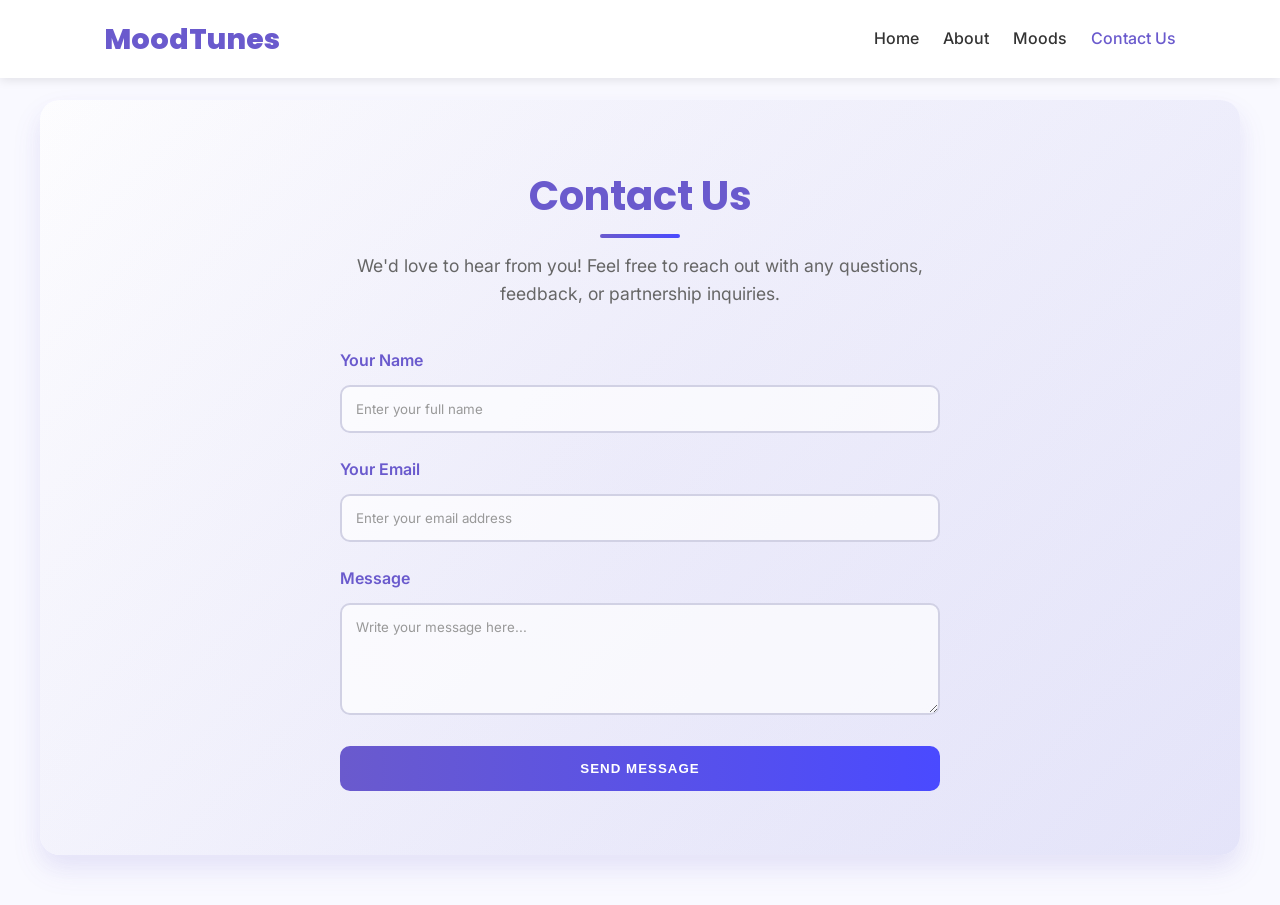
<file: contact-us.html>
<!DOCTYPE html>
<html lang="en">
<head>
    <meta charset="UTF-8">
    <meta name="viewport" content="width=device-width, initial-scale=1.0">
    <title>MoodTunes - Contact Us</title>
    <link href="https://fonts.googleapis.com/css2?family=Inter:wght@300;400;600;700&family=Poppins:wght@400;600;800&display=swap" rel="stylesheet">
    <style>
        :root {
            --primary-color: #6A5ACD;
            --secondary-color: #4A4AFF;
            --text-color: #333;
            --background-color: #F9F9FF;
            --white: #FFFFFF;
            --light-purple: #E6E6FA;
            --input-border: #D1D1E4;
        }

        * {
            margin: 0;
            padding: 0;
            box-sizing: border-box;
        }

        body {
            font-family: 'Inter', sans-serif;
            line-height: 1.6;
            color: var(--text-color);
            background-color: var(--background-color);
        }

        header {
            background-color: var(--white);
            box-shadow: 0 2px 10px rgba(0,0,0,0.1);
            position: fixed;
            width: 100%;
            top: 0;
            z-index: 1000;
        }

        nav {
            display: flex;
            justify-content: space-between;
            align-items: center;
            padding: 1rem 5%;
            max-width: 1200px;
            margin: 0 auto;
        }

        .logo h1 {
            font-family: 'Poppins', sans-serif;
            color: var(--primary-color);
            font-size: 1.8rem;
            font-weight: 800;
        }

        .nav-links {
            display: flex;
            list-style: none;
        }

        .nav-links li {
            margin-left: 1.5rem;
        }

        .nav-links a {
            text-decoration: none;
            color: var(--text-color);
            font-weight: 500;
            transition: color 0.3s ease;
        }

        .nav-links a:hover, .nav-links a.active {
            color: var(--primary-color);
        }

         /* Burger Menu */
        .burger {
            display: none;
            cursor: pointer;
            flex-direction: column;
        }

        .burger div {
            width: 25px;
            height: 3px;
            background-color: var(--text-color);
            margin: 4px;
            transition: all 0.3s ease;
        }


        /* Main Content */
        main {
            padding-top: 100px;
            max-width: 1200px;
            margin: 0 auto;
            padding-bottom: 50px;
        }

        /* Contact Section Premium Styling */
        #contact-section {
            background: linear-gradient(135deg, var(--white) 0%, var(--light-purple) 100%);
            border-radius: 20px;
            box-shadow: 
                0 15px 30px rgba(106, 90, 205, 0.1), 
                0 10px 20px rgba(106, 90, 205, 0.05);
            padding: 4rem 3rem;
            position: relative;
            overflow: hidden;
        }

        #contact-section::before {
            content: '';
            position: absolute;
            top: -50%;
            left: -50%;
            width: 200%;
            height: 200%;
            background: radial-gradient(circle at center, rgba(106, 90, 205, 0.05) 0%, transparent 70%);
            z-index: 1;
        }

        .contact-container {
            position: relative;
            z-index: 2;
            max-width: 600px;
            margin: 0 auto;
        }

        #contact-section h2 {
            text-align: center;
            color: var(--primary-color);
            margin-bottom: 1.5rem;
            font-family: 'Poppins', sans-serif;
            font-size: 2.5rem;
            position: relative;
        }

        #contact-section h2::after {
            content: '';
            position: absolute;
            bottom: -10px;
            left: 50%;
            transform: translateX(-50%);
            width: 80px;
            height: 4px;
            background: linear-gradient(to right, var(--primary-color), var(--secondary-color));
            border-radius: 2px;
        }

        #contact-section p {
            text-align: center;
            color: #666;
            margin-bottom: 2.5rem;
            font-size: 1.1rem;
        }

        .form-group {
            margin-bottom: 1.5rem;
            position: relative;
        }

        .form-group label {
            display: block;
            margin-bottom: 0.7rem;
            font-weight: 600;
            color: var(--primary-color);
            transition: all 0.3s ease;
        }

        .form-group input,
        .form-group textarea {
            width: 100%;
            padding: 14px;
            border: 2px solid var(--input-border);
            border-radius: 10px;
            transition: all 0.3s ease;
            font-family: 'Inter', sans-serif;
            background-color: rgba(255,255,255,0.7);
        }

        .form-group input:focus,
        .form-group textarea:focus {
            outline: none;
            border-color: var(--primary-color);
            box-shadow: 0 0 0 3px rgba(106, 90, 205, 0.1);
        }

        .form-group input::placeholder,
        .form-group textarea::placeholder {
            color: #999;
            transition: all 0.3s ease;
        }

        .form-group input:focus::placeholder,
        .form-group textarea:focus::placeholder {
            opacity: 0;
        }

        .btn {
            width: 100%;
            padding: 15px;
            background: linear-gradient(to right, var(--primary-color), var(--secondary-color));
            color: var(--white);
            border: none;
            border-radius: 10px;
            cursor: pointer;
            font-weight: 600;
            transition: all 0.3s ease;
            letter-spacing: 1px;
            text-transform: uppercase;
        }

        .btn:hover {
            transform: translateY(-3px);
            box-shadow: 0 10px 20px rgba(106, 90, 205, 0.2);
        }

        .btn:active {
            transform: translateY(-1px);
        }

        /* Rest of the CSS remains the same as in the previous version */
        @media screen and (max-width: 768px) {
            /* Mobile styles remain the same */
        }

         @media screen and (max-width: 768px) {
            .nav-links {
                position: fixed;
                right: -100%;
                top: 70px;
                flex-direction: column;
                background-color: var(--white);
                width: 100%;
                text-align: center;
                transition: 0.3s;
                box-shadow: 0 10px 20px rgba(0,0,0,0.1);
                height: calc(100vh - 70px);
                padding-top: 2rem;
                opacity: 0;
                visibility: hidden;
            }

            .nav-links.active {
                right: 0;
                opacity: 1;
                visibility: visible;
            }

            .nav-links li {
                margin: 1rem 0;
                opacity: 0;
                transform: translateX(100%);
                transition: all 0.4s ease;
            }

            .nav-links.active li {
                opacity: 1;
                transform: translateX(0);
            }

            .nav-links li:nth-child(1) { transition-delay: 0.1s; }
            .nav-links li:nth-child(2) { transition-delay: 0.2s; }
            .nav-links li:nth-child(3) { transition-delay: 0.3s; }
            .nav-links li:nth-child(4) { transition-delay: 0.4s; }

            .burger {
                display: flex;
                z-index: 1001;
            }

            .burger.active .line1 {
                transform: rotate(-45deg) translate(-5px, 6px);
            }

            .burger.active .line2 {
                opacity: 0;
            }

            .burger.active .line3 {
                transform: rotate(45deg) translate(-5px, -6px);
            }
        }
    </style>
</head>
<body>
<header>
        <nav>
            <div class="logo">
                <h1>MoodTunes</h1>
            </div>
            <ul class="nav-links">
                <li><a href="index.html">Home</a></li>
                <li><a href="#about">About</a></li>
                <li><a href="#mood-selector">Moods</a></li>
                <li><a href="contact.html" class="active">Contact Us</a></li>
            </ul>
            <div class="burger">
                <div class="line1"></div>
                <div class="line2"></div>
                <div class="line3"></div>
            </div>
        </nav>
    </header>

    <!-- Header and other sections remain the same as in the previous version -->
    <main>
        <section id="contact-section">
            <div class="contact-container">
                <h2>Contact Us</h2>
                <p>We'd love to hear from you! Feel free to reach out with any questions, feedback, or partnership inquiries.</p>
                
                <form id="contact-form">
                    <div class="form-group">
                        <label for="name">Your Name</label>
                        <input type="text" id="name" name="name" placeholder="Enter your full name" required>
                    </div>
                    
                    <div class="form-group">
                        <label for="email">Your Email</label>
                        <input type="email" id="email" name="email" placeholder="Enter your email address" required>
                    </div>
                    
                    <div class="form-group">
                        <label for="message">Message</label>
                        <textarea id="message" name="message" placeholder="Write your message here..." rows="5" required></textarea>
                    </div>
                    
                    <button type="submit" class="btn">Send Message</button>
                </form>
            </div>
        </section>
    </main>

   <script>
        // Burger Menu JavaScript
        const burger = document.querySelector('.burger');
        const navLinks = document.querySelector('.nav-links');

        burger.addEventListener('click', () => {
            navLinks.classList.toggle('active');
            burger.classList.toggle('active');
        });

        // Close menu when a nav link is clicked
        document.querySelectorAll('.nav-links a').forEach(link => {
            link.addEventListener('click', () => {
                navLinks.classList.remove('active');
                burger.classList.remove('active');
            });
        });
    </script>
</body>
</html>
</file>
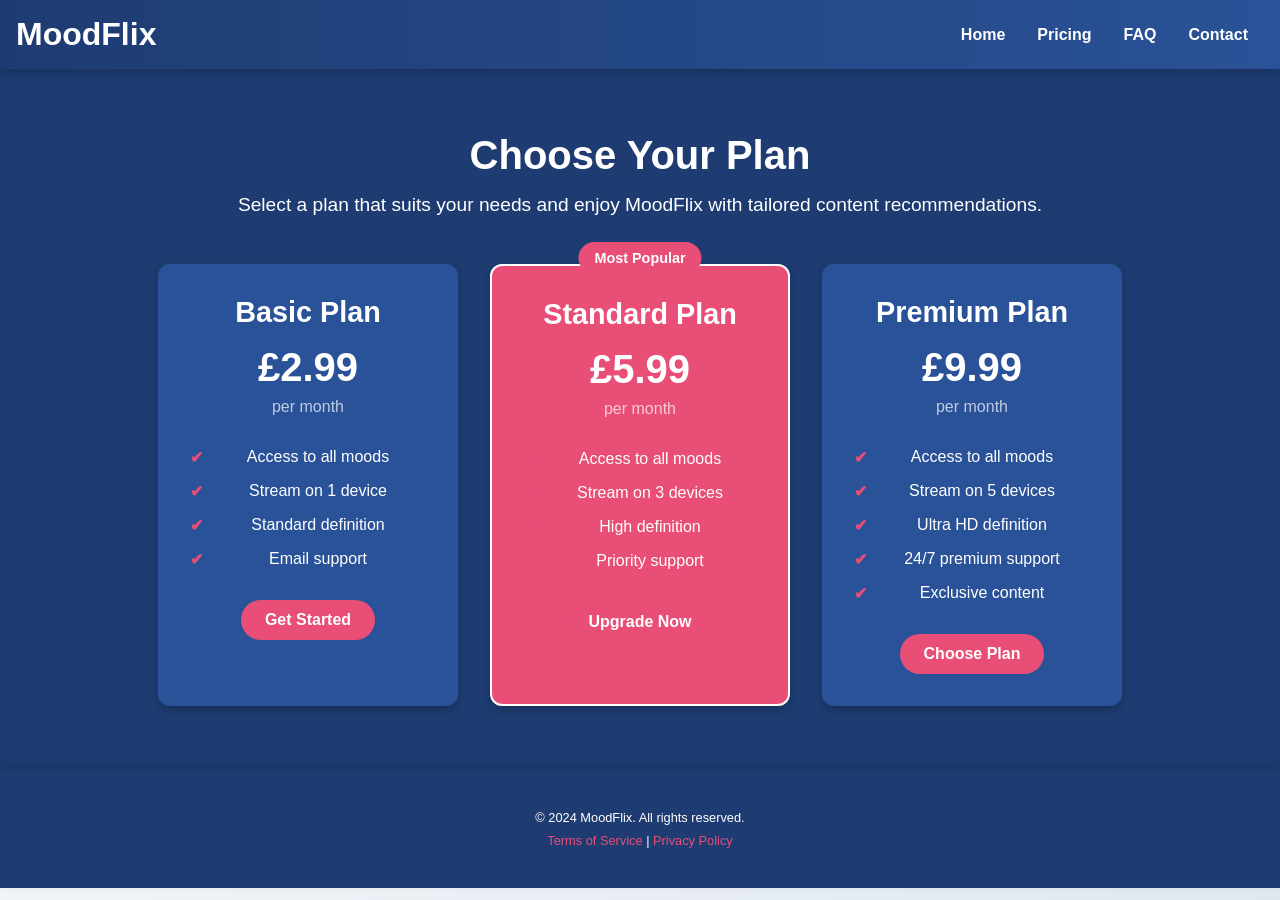
<file: payment.html>
<!DOCTYPE html>
<html lang="en">
<head>
    <meta charset="UTF-8">
    <meta name="viewport" content="width=device-width, initial-scale=1.0">
    <title>Pricing Plans - MoodFlix</title>
    <link rel="stylesheet" href="payment.css">
</head>
<body>
    <header>
        <nav>
            <div class="logo">
              <h1><a href="index.html">MoodFlix</a></h1>
            </div>
            <ul class="nav-links">
                <li><a href="index.html">Home</a></li>
                <li><a href="#pricing">Pricing</a></li>
                <li><a href="#faq">FAQ</a></li>
                <li><a href="#contact">Contact</a></li>
            </ul>
            <div class="burger">
                <div class="line1"></div>
                <div class="line2"></div>
                <div class="line3"></div>
            </div>
        </nav>
    </header>

    <section id="pricing" class="pricing-section">
        <h2>Choose Your Plan</h2>
        <p>Select a plan that suits your needs and enjoy MoodFlix with tailored content recommendations.</p>
        <div class="pricing-cards">
            <div class="pricing-card">
                <h3>Basic Plan</h3>
                <p class="price">£2.99</p>
                <p class="billing-cycle">per month</p>
                <ul class="features">
                    <li>Access to all moods</li>
                    <li>Stream on 1 device</li>
                    <li>Standard definition</li>
                    <li>Email support</li>
                </ul>
                <a href="#" class="btn">Get Started</a>
            </div>

            <div class="pricing-card most-popular">
                <h3>Standard Plan</h3>
                <p class="price">£5.99</p>
                <p class="billing-cycle">per month</p>
                <ul class="features">
                    <li>Access to all moods</li>
                    <li>Stream on 3 devices</li>
                    <li>High definition</li>
                    <li>Priority support</li>
                </ul>
                <a href="#" class="btn">Upgrade Now</a>
            </div>

            <div class="pricing-card">
                <h3>Premium Plan</h3>
                <p class="price">£9.99</p>
                <p class="billing-cycle">per month</p>
                <ul class="features">
                    <li>Access to all moods</li>
                    <li>Stream on 5 devices</li>
                    <li>Ultra HD definition</li>
                    <li>24/7 premium support</li>
                    <li>Exclusive content</li>
                </ul>
                <a href="#" class="btn">Choose Plan</a>
            </div>
        </div>
    </section>

    <footer>
        <div class="footer-content">
            <p>&copy; 2024 MoodFlix. All rights reserved.</p>
            <p><a href="#terms">Terms of Service</a> | <a href="#privacy">Privacy Policy</a></p>
        </div>
    </footer>

    <script src="payment.js"></script>
</body>
</html>
</file>
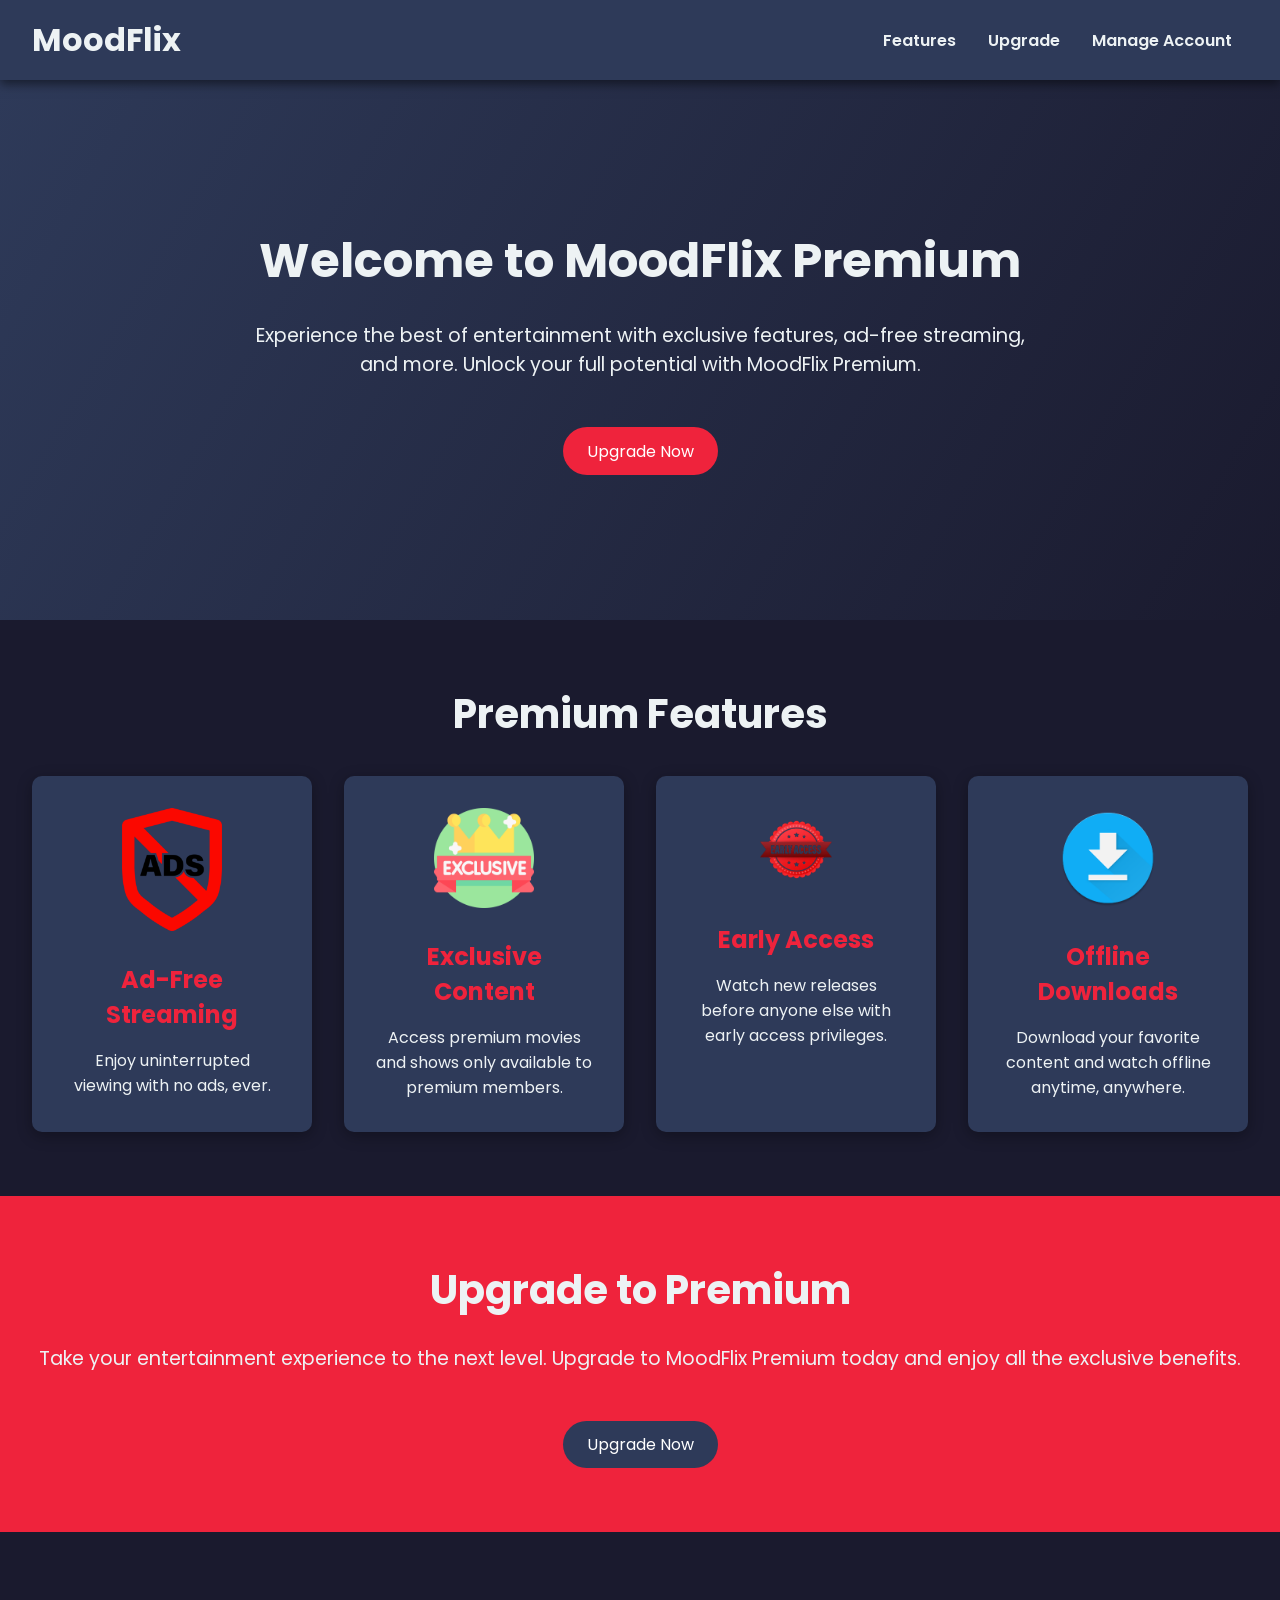
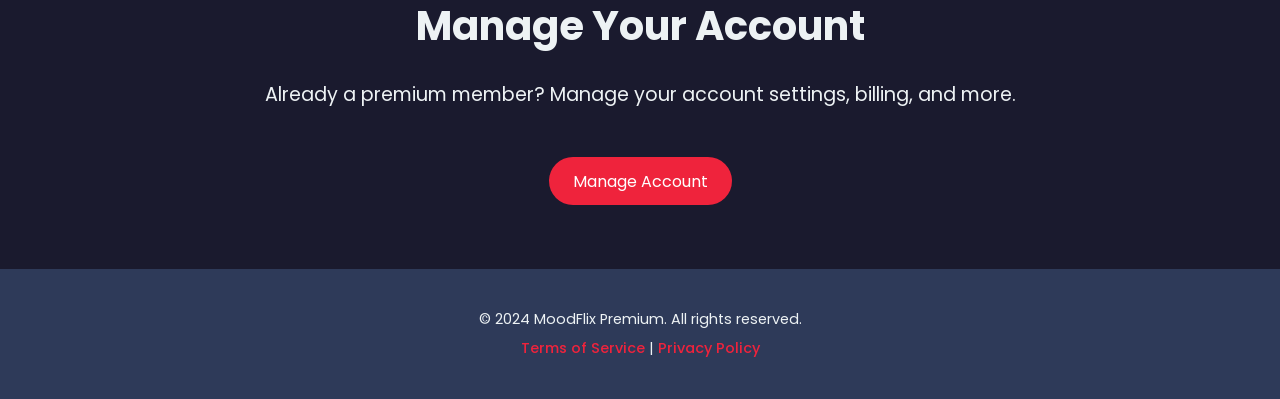
<file: premium.html>
<!DOCTYPE html>
<html lang="en">
<head>
    <meta charset="UTF-8">
    <meta name="viewport" content="width=device-width, initial-scale=1.0">
    <title>MoodFlix Premium</title>
    <link rel="stylesheet" href="https://cdnjs.cloudflare.com/ajax/libs/font-awesome/6.0.0-beta3/css/all.min.css">
    <link href="https://fonts.googleapis.com/css2?family=Poppins:wght@400;500;700&display=swap" rel="stylesheet">
    <link rel="stylesheet" href="premium.css">
</head>
<body>
    <header>
        <nav>
            <div class="logo">
                <h1><a href="index.html">MoodFlix</a></h1>
            </div>
            <ul class="nav-links">
                <li><a href="#features">Features</a></li>
                <li><a href="#upgrade">Upgrade</a></li>
                <li><a href="#account">Manage Account</a></li>
            </ul>
            <div class="burger">
                <div class="line1"></div>
                <div class="line2"></div>
                <div class="line3"></div>
            </div>
        </nav>
    </header>

    <section id="hero">
        <div class="hero-content">
            <h2>Welcome to MoodFlix Premium</h2>
            <p>Experience the best of entertainment with exclusive features, ad-free streaming, and more. Unlock your full potential with MoodFlix Premium.</p>
            <a href="#upgrade" class="cta-button" id="upgradeButton">Upgrade Now</a>
        </div>
    </section>

    <section id="features">
        <h2>Premium Features</h2>
        <div class="features-grid">
            <div class="feature-card">
                <img src="Images/ad-block-icon-in-red-colors-no-ads-signs-button-png.webp" alt="Ad-Free Experience">
                <h3>Ad-Free Streaming</h3>
                <p>Enjoy uninterrupted viewing with no ads, ever.</p>
            </div>
            <div class="feature-card">
                <img src="Images/5268420.png" alt="Exclusive Content">
                <h3>Exclusive Content</h3>
                <p>Access premium movies and shows only available to premium members.</p>
            </div>
            <div class="feature-card">
                <img src="Images/earlyaccess.png" alt="Early Access">
                <h3>Early Access</h3>
                <p>Watch new releases before anyone else with early access privileges.</p>
            </div>
            <div class="feature-card">
                <img src="Images/Downloads-icon.png" alt="Offline Downloads">
                <h3>Offline Downloads</h3>
                <p>Download your favorite content and watch offline anytime, anywhere.</p>
            </div>
        </div>
    </section>

    <section id="upgrade">
        <h2>Upgrade to Premium</h2>
        <p>Take your entertainment experience to the next level. Upgrade to MoodFlix Premium today and enjoy all the exclusive benefits.</p>
        <a href="payment.html" class="cta-button" id="upgradeButtonFooter">Upgrade Now</a>
    </section>

    <section id="account">
        <h2>Manage Your Account</h2>
        <p>Already a premium member? Manage your account settings, billing, and more.</p>
        <a href="account.html" class="cta-button">Manage Account</a>
    </section>

    <footer>
        <p>&copy; 2024 MoodFlix Premium. All rights reserved.</p>
        <p><a href="terms.html">Terms of Service</a> | <a href="privacy.html">Privacy Policy</a></p>
    </footer>

    <div id="upgradeModal" class="modal">
        <div class="modal-content">
            <span class="close-button">&times;</span>
            <h2>Upgrade Your Account</h2>
            <p>Upgrade to MoodFlix Premium and enjoy all the exclusive benefits.</p>
            <a href="payment.html" class="cta-button">Proceed to Payment</a>
        </div>
    </div>

    <script src="premium.js"></script>
</body>
</html>
</file>
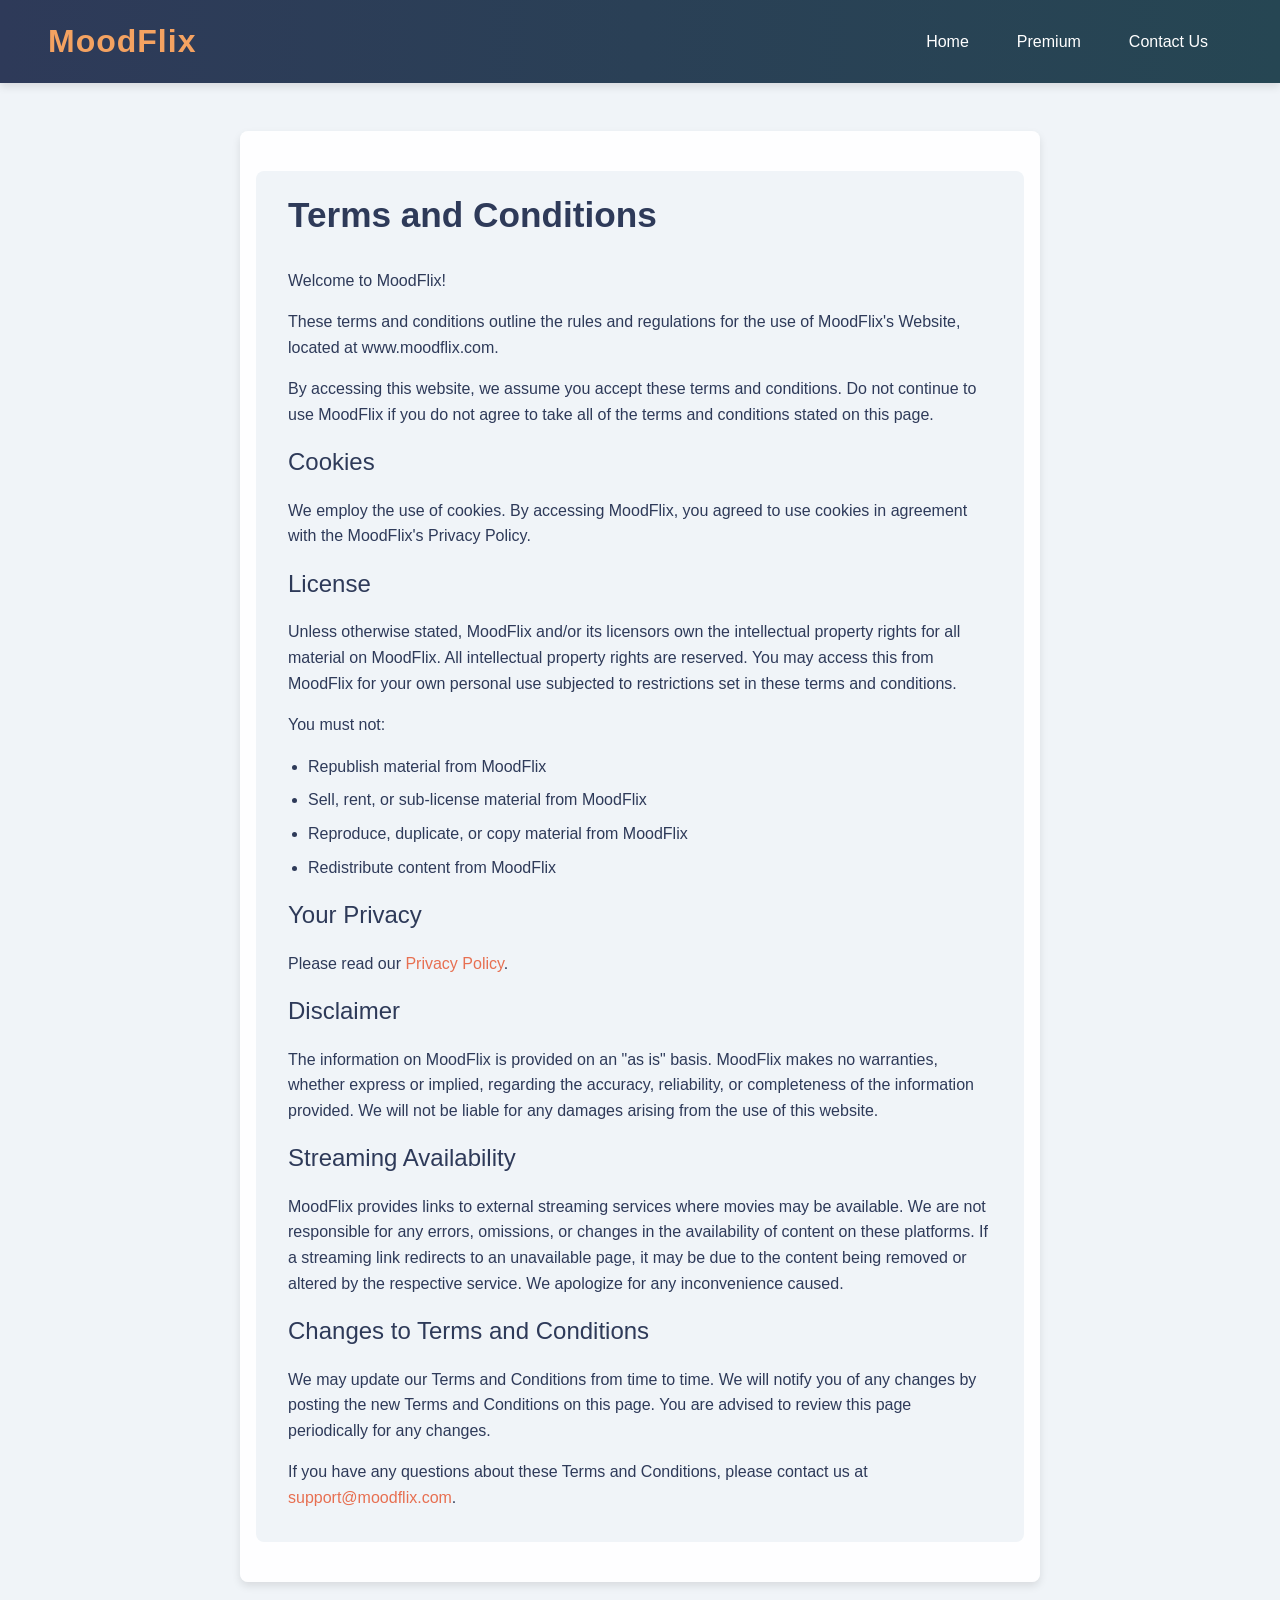
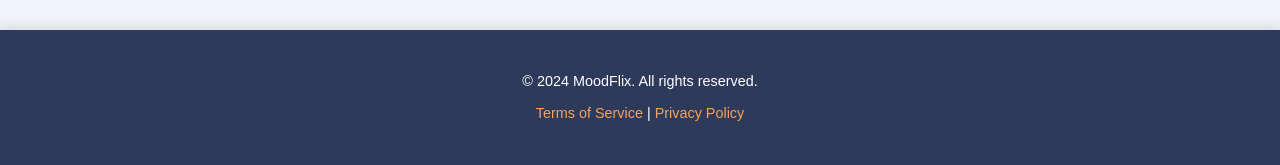
<file: terms.html>
<!DOCTYPE html>
<html lang="en">
<head>
    <meta charset="UTF-8">
    <meta name="viewport" content="width=device-width, initial-scale=1.0">
    <title>MoodFlix - Terms and Conditions</title>
    <link rel="stylesheet" href="terms.css">
</head>
<body>
    <header>
        <nav>
            <div class="logo">
              <h1><a href="index.html">MoodFlix</a></h1>
            </div>
            <ul class="nav-links">
                <li><a href="index.html">Home</a></li>
                <li><a href="premium.html">Premium</a></li>
                <li><a href="contact.html">Contact Us</a></li>
            </ul>
            <div class="burger">
                <div class="line1"></div>
                <div class="line2"></div>
                <div class="line3"></div>
            </div>
        </nav>
    </header>

    <section id="terms-and-conditions">
        <div class="container">
            <h2>Terms and Conditions</h2>

            <p>Welcome to MoodFlix!</p>

            <p>These terms and conditions outline the rules and regulations for the use of MoodFlix's Website, located at www.moodflix.com.</p>

            <p>By accessing this website, we assume you accept these terms and conditions. Do not continue to use MoodFlix if you do not agree to take all of the terms and conditions stated on this page.</p>

            <h3>Cookies</h3>
            <p>We employ the use of cookies. By accessing MoodFlix, you agreed to use cookies in agreement with the MoodFlix's Privacy Policy.</p>

            <h3>License</h3>
            <p>Unless otherwise stated, MoodFlix and/or its licensors own the intellectual property rights for all material on MoodFlix. All intellectual property rights are reserved. You may access this from MoodFlix for your own personal use subjected to restrictions set in these terms and conditions.</p>

            <p>You must not:</p>
            <ul>
                <li>Republish material from MoodFlix</li>
                <li>Sell, rent, or sub-license material from MoodFlix</li>
                <li>Reproduce, duplicate, or copy material from MoodFlix</li>
                <li>Redistribute content from MoodFlix</li>
            </ul>

            <h3>Your Privacy</h3>
            <p>Please read our <a href="privacy.html">Privacy Policy</a>.</p>

            <h3>Disclaimer</h3>
            <p>The information on MoodFlix is provided on an "as is" basis. MoodFlix makes no warranties, whether express or implied, regarding the accuracy, reliability, or completeness of the information provided. We will not be liable for any damages arising from the use of this website.</p>

            <h3>Streaming Availability</h3>
            <p>MoodFlix provides links to external streaming services where movies may be available. We are not responsible for any errors, omissions, or changes in the availability of content on these platforms. If a streaming link redirects to an unavailable page, it may be due to the content being removed or altered by the respective service. We apologize for any inconvenience caused.</p>

            <h3>Changes to Terms and Conditions</h3>
            <p>We may update our Terms and Conditions from time to time. We will notify you of any changes by posting the new Terms and Conditions on this page. You are advised to review this page periodically for any changes.</p>

            <p>If you have any questions about these Terms and Conditions, please contact us at <a href="mailto:support@moodflix.com">support@moodflix.com</a>.</p>
        </div>
    </section>

    <footer>
        <div class="footer-content">
            <p>&copy; 2024 MoodFlix. All rights reserved.</p>
            <p><a href="terms.html">Terms of Service</a> | <a href="privacy.html">Privacy Policy</a></p>
        </div>
    </footer>

    <script src="script.js"></script>
</body>
</html>
</file>
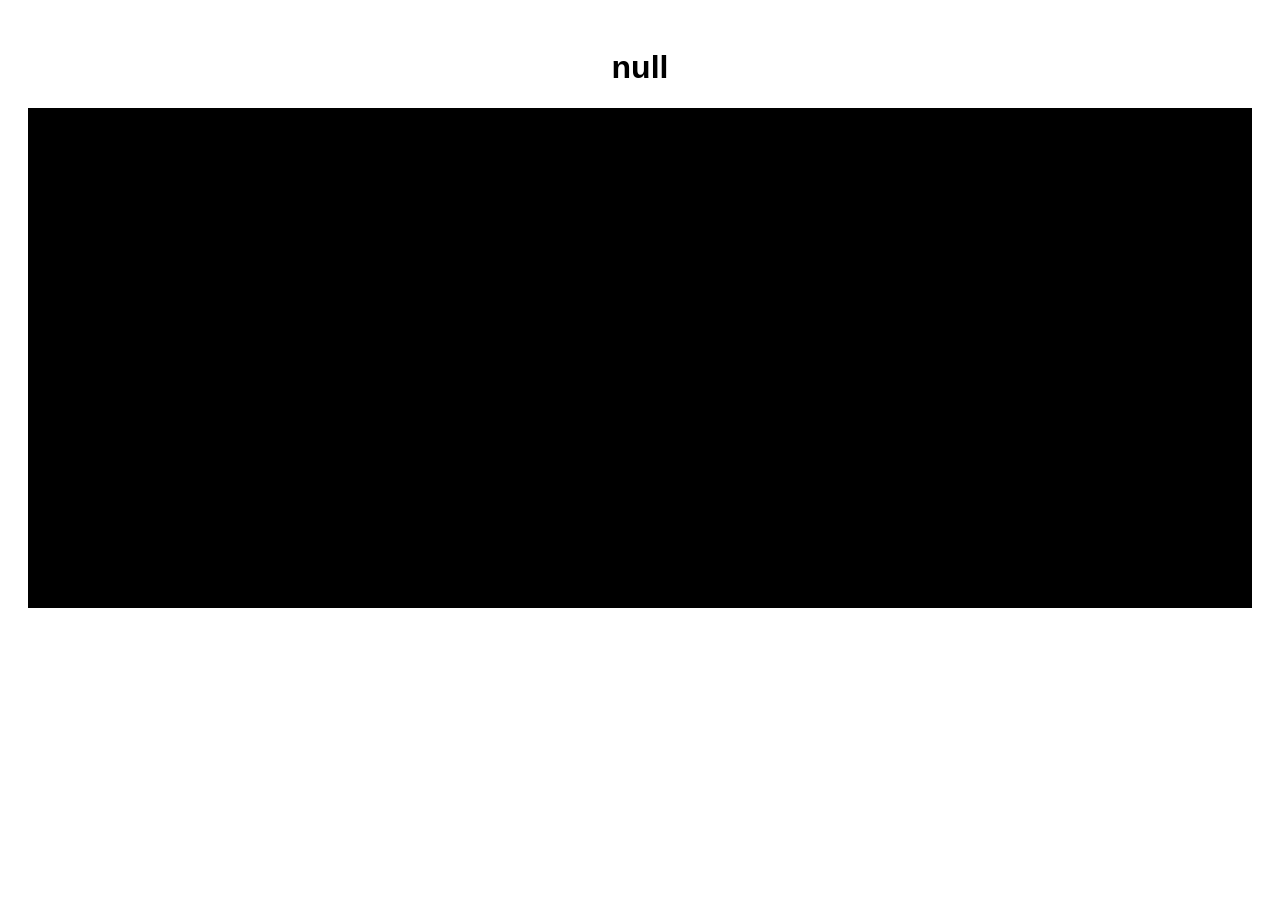
<file: watch.html>
<!DOCTYPE html>
<html lang="en">
<head>
    <meta charset="UTF-8">
    <meta name="viewport" content="width=device-width, initial-scale=1.0">
    <title>Watch Movie</title>
    <style>
        /* Add your styles here */
        body {
            font-family: Arial, sans-serif;
            text-align: center;
            padding: 20px;
        }
        .movie-player {
            width: 100%;
            height: 500px;
            background-color: #000;
            margin: 20px 0;
        }
    </style>
</head>
<body>
    <h1 id="movie-title">Loading...</h1>
    <div class="movie-player">
        <!-- Your movie player iframe or video element goes here -->
        <p>Movie player will be here...</p>
    </div>

    <script>
        // Capture the movie title from the URL
        const urlParams = new URLSearchParams(window.location.search);
        const movieTitle = urlParams.get('movie');

        // Set the movie title in the page
        document.getElementById('movie-title').textContent = decodeURIComponent(movieTitle);

        // You would load the actual movie player here using movieTitle or another identifier
    </script>
</body>
</html>
</file>
<file: payment.css>
/* Variables for easy theming */
:root {
    --primary-color: #1e3c72;
    --secondary-color: #e94e77;
    --bg-color: #f0f4f8;
    --text-color: #ffffff;
    --header-bg: linear-gradient(90deg, #1e3c72, #2a5298);
    --footer-bg: #1e3c72;
    --footer-text-color: #ffffff;
    --card-bg: #2a5298;
    --btn-bg: #e94e77;
    --btn-bg-hover: #d63a65;
}

/* Reset */
* {
    margin: 0;
    padding: 0;
    box-sizing: border-box;
}

/* Body and General Styles */
body {
    font-family: 'Arial', sans-serif;
    background-color: var(--bg-color);
    color: var(--text-color);
    background: linear-gradient(120deg, #f0f4f8 0%, #d9e2ec 100%);
}

/* Header */
header {
    background: var(--header-bg);
    padding: 1rem;
    box-shadow: 0 4px 10px rgba(0, 0, 0, 0.2);
    position: sticky;
    top: 0;
    z-index: 1000;
}

header nav {
    display: flex;
    justify-content: space-between;
    align-items: center;
    flex-wrap: wrap;
}

header .logo h1 {
    color: white;
    font-size: 2rem;
    font-weight: bold;
}

/* Navigation Links */
.nav-links {
    list-style: none;
    display: flex;
    flex-direction: row;
    align-items: center;
}

.nav-links li {
    margin: 0 1rem;
}

.nav-links li a {
    color: white;
    text-decoration: none;
    font-size: 1rem;
    font-weight: 600;
    transition: color 0.3s ease;
}

.nav-links li a:hover {
    color: var(--secondary-color);
}

/* Burger Menu */
.burger {
    display: none;
    cursor: pointer;
    z-index: 1001;
    flex-direction: column;
    justify-content: space-between;
    height: 21px;
}

.burger div {
    width: 25px;
    height: 3px;
    background-color: white;
    transition: all 0.3s ease;
}

.burger.toggle .line1 {
    transform: rotate(-45deg) translate(-5px, 6px);
}

.burger.toggle .line2 {
    opacity: 0;
}

.burger.toggle .line3 {
    transform: rotate(45deg) translate(-5px, -6px);
}

/* Responsive menu styles */
@media screen and (max-width: 768px) {
    .nav-links {
        display: none;
        flex-direction: column;
        align-items: center;
        background: var(--header-bg);
        position: absolute;
        top: 100%;
        right: 0;
        width: 100%;
        padding: 1rem 0;
        z-index: 999;
    }

    .nav-links.active {
        display: flex;
    }

    .nav-links li {
        margin: 1rem 0;
    }

    .burger {
        display: flex;
    }
}

/* Pricing Section */
.pricing-section {
    padding: 4rem 1rem;
    text-align: center;
    background: var(--primary-color);
    color: white;
}

.pricing-section h2 {
    font-size: 2.5rem;
    margin-bottom: 1rem;
}

.pricing-section p {
    font-size: 1.2rem;
    margin-bottom: 3rem;
}

.pricing-cards {
    display: flex;
    justify-content: center;
    gap: 2rem;
    flex-wrap: wrap;
}

.pricing-card {
    background: var(--card-bg);
    padding: 2rem;
    border-radius: 12px;
    width: 100%;
    max-width: 300px;
    box-shadow: 0 4px 10px rgba(0, 0, 0, 0.2);
    transition: transform 0.3s ease, box-shadow 0.3s ease;
}

nav .logo a {
    text-decoration: none;
    color: inherit;
}

nav .logo a:focus,
nav .logo a:hover {
    outline: none;
    color: inherit;
}

.pricing-card:hover {
    transform: translateY(-5px);
    box-shadow: 0 8px 20px rgba(0, 0, 0, 0.3);
}

.pricing-card h3 {
    font-size: 1.8rem;
    margin-bottom: 1rem;
}

.pricing-card .price {
    font-size: 2.5rem;
    font-weight: bold;
    margin-bottom: 0.5rem;
}

.pricing-card .billing-cycle {
    font-size: 1rem;
    margin-bottom: 2rem;
    color: rgba(255, 255, 255, 0.7);
}

.pricing-card ul {
    list-style: none;
    margin-bottom: 2rem;
}

.pricing-card ul li {
    margin-bottom: 1rem;
    font-size: 1rem;
    position: relative;
    padding-left: 20px;
}

.pricing-card ul li::before {
    content: '✔';
    position: absolute;
    left: 0;
    top: 0;
    color: var(--btn-bg);
    font-weight: bold;
}

.pricing-card .btn {
    background: var(--btn-bg);
    color: white;
    padding: 0.7rem 1.5rem;
    border-radius: 50px;
    text-decoration: none;
    font-size: 1rem;
    font-weight: 600;
    display: inline-block;
    transition: background 0.3s ease, transform 0.3s ease;
}

.pricing-card .btn:hover {
    background: var(--btn-bg-hover);
    transform: translateY(-3px);
}

/* Highlight the most popular plan */
.most-popular {
    position: relative;
    background: var(--secondary-color);
    border: 2px solid white;
}

.most-popular::before {
    content: 'Most Popular';
    position: absolute;
    top: -1.5rem;
    left: 50%;
    transform: translateX(-50%);
    background: var(--btn-bg);
    color: white;
    padding: 0.5rem 1rem;
    border-radius: 25px;
    font-size: 0.9rem;
    font-weight: bold;
}

/* Footer */
footer {
    background-color: var(--footer-bg);
    color: var(--footer-text-color);
    padding: 2rem 1rem;
    text-align: center;
    box-shadow: 0 -4px 10px rgba(0, 0, 0, 0.1);
}

footer p {
    margin: 0.5rem 0;
    font-size: 0.8rem;
}

footer p a {
    color: var(--secondary-color);
    text-decoration: none;
    font-weight: 500;
    transition: color 0.3s ease;
}

footer p a:hover {
    color: var(--secondary-color);
}
</file>
<file: premium.css>
/* Variables for easy theming */
:root {
    --primary-color: #2e3a59;
    --secondary-color: #ef233c;
    --accent-color: #8d99ae;
    --text-color: #edf2f4;
    --bg-color: #1a1a2e;
    --hero-bg: linear-gradient(120deg, #2e3a59, #1a1a2e);
    --footer-bg: #2e3a59;
}

/* Reset */
* {
    margin: 0;
    padding: 0;
    box-sizing: border-box;
}

/* Body and General Styles */
body {
    font-family: 'Poppins', sans-serif;
    background-color: var(--bg-color);
    color: var(--text-color);
}

/* Header */
header {
    background: var(--primary-color);
    padding: 1rem 2rem;
    box-shadow: 0 4px 10px rgba(0, 0, 0, 0.5);
    position: sticky;
    top: 0;
    z-index: 1000;
}

header nav {
    display: flex;
    justify-content: space-between;
    align-items: center;
}

nav .logo a {
    text-decoration: none;
    color: inherit;
}

header .logo h1 {
    color: var(--text-color);
    font-size: 2rem;
    font-weight: bold;
}

header .nav-links {
    list-style: none;
    display: flex;
    transition: max-height 0.3s ease-out;
}

header .nav-links li {
    margin: 0 1rem;
}

header .nav-links li a {
    color: var(--text-color);
    text-decoration: none;
    font-size: 1rem;
    font-weight: 600;
    transition: color 0.3s ease;
}

header .nav-links li a:hover {
    color: var(--secondary-color);
}

/* Burger Menu */
.burger {
    display: none;
    cursor: pointer;
    z-index: 1001;
    flex-direction: column;
    justify-content: space-between;
    height: 21px;
}

.burger div {
    width: 25px;
    height: 3px;
    background-color: white;
    transition: all 0.3s ease;
}

.burger.toggle .line1 {
    transform: rotate(-45deg) translate(-5px, 6px);
}

.burger.toggle .line2 {
    opacity: 0;
}

.burger.toggle .line3 {
    transform: rotate(45deg) translate(-5px, -6px);
}

/* Responsive menu styles */
@media screen and (max-width: 768px) {
    .nav-links {
        position: absolute;
        top: 70px; /* Adjust this to match the height of the header */
        right: 0;
        background: var(--primary-color);
        flex-direction: column;
        align-items: center;
        width: 100%;
        max-height: 0; /* Collapsed state */
        overflow: hidden;
        box-shadow: 0 4px 8px rgba(0, 0, 0, 0.1);
    }

    .nav-links.active {
        max-height: 300px; /* Expanded state */
        padding: 1rem 0;
    }

    .nav-links li {
        margin: 1rem 0;
    }

    .burger {
        display: flex;
    }
}

/* Hero Section */
#hero {
    background: var(--hero-bg);
    padding: 4rem 2rem;
    text-align: center;
    color: var(--text-color);
    display: flex;
    justify-content: center;
    align-items: center;
    min-height: 60vh;
}

#hero .hero-content {
    max-width: 800px;
}

#hero h2 {
    font-size: 3rem;
    margin-bottom: 1.5rem;
}

#hero p {
    font-size: 1.2rem;
    margin-bottom: 2rem;
}

.cta-button {
    padding: 1rem 2rem;
    border: none;
    border-radius: 50px;
    background-color: var(--secondary-color);
    color: white;
    font-size: 1rem;
    cursor: pointer;
    transition: background-color 0.3s ease, transform 0.3s ease;
    text-decoration: none;
}

.cta-button:hover {
    background-color: #d90429;
    transform: translateY(-3px);
}

/* Features Section */
#features {
    padding: 4rem 2rem;
    background-color: var(--bg-color);
    text-align: center;
}

#features h2 {
    font-size: 2.5rem;
    margin-bottom: 2rem;
    color: var(--text-color);
}

.features-grid {
    display: grid;
    grid-template-columns: repeat(auto-fit, minmax(250px, 1fr));
    gap: 2rem;
}

.feature-card {
    background: var(--primary-color);
    padding: 2rem;
    border-radius: 10px;
    box-shadow: 0 4px 15px rgba(0, 0, 0, 0.3);
    transition: transform 0.3s ease;
    text-align: center;
}

.feature-card img {
    width: 100px;
    height: auto;
    margin-bottom: 1.5rem;
}

.feature-card h3 {
    font-size: 1.5rem;
    margin-bottom: 1rem;
    color: var(--secondary-color);
}

.feature-card p {
    font-size: 1rem;
    color: var(--text-color);
}

.feature-card:hover {
    transform: translateY(-5px);
}

/* Upgrade Section */
#upgrade {
    padding: 4rem 2rem;
    background: var(--secondary-color);
    text-align: center;
    color: var(--text-color);
}

#upgrade h2 {
    font-size: 2.5rem;
    margin-bottom: 1.5rem;
}

#upgrade p {
    font-size: 1.2rem;
    margin-bottom: 2rem;
}

#upgrade .cta-button {
    background-color: var(--primary-color);
}

#upgrade .cta-button:hover {
    background-color: #2a2d42;
}

/* Account Section */
#account {
    padding: 4rem 2rem;
    background: var(--bg-color);
    text-align: center;
}

#account h2 {
    font-size: 2.5rem;
    margin-bottom: 1.5rem;
    color: var(--text-color);
}

#account p {
    font-size: 1.2rem;
    margin-bottom: 2rem;
}

#account .cta-button {
    background-color: var(--secondary-color);
}

#account .cta-button:hover {
    background-color: #d90429;
}

/* Footer */
footer {
    background-color: var(--footer-bg);
    color: var(--text-color);
    padding: 2rem 1rem;
    text-align: center;
}

footer p {
    margin: 0.5rem 0;
    font-size: 0.9rem;
}

footer p a {
    color: var(--secondary-color);
    text-decoration: none;
    font-weight: 500;
    transition: color 0.3s ease;
}

footer p a:hover {
    color: #d90429;
}

/* Modal Styles */
.modal {
    display: none;
    position: fixed;
    z-index: 1000;
    left: 0;
    top: 0;
    width: 100%;
    height: 100%;
    overflow: auto;
    background-color: rgba(0, 0, 0, 0.5);
    justify-content: center;
    align-items: center;
}

.modal-content {
    background-color: var(--bg-color);
    margin: auto;
    padding: 20px;
    border-radius: 10px;
    width: 90%;
    max-width: 500px;
    text-align: center;
    position: relative;
}

.modal-content h2 {
    font-size: 2rem;
    margin-bottom: 1rem;
}

.modal-content p {
    font-size: 1rem;
    margin-bottom: 1.5rem;
}

.close-button {
    color: var(--text-color);
    position: absolute;
    top: 10px;
    right: 15px;
    font-size: 1.5rem;
    font-weight: bold;
    cursor: pointer;
}

.close-button:hover {
    color: var(--secondary-color);
}

/* CTA Button */
.cta-button {
    display: inline-block;
    padding: 0.7rem 1.5rem;
    border: none;
    border-radius: 25px;
    background-color: var(--secondary-color);
    color: white;
    font-size: 1rem;
    cursor: pointer;
    transition: background-color 0.3s ease, transform 0.3s ease;
    text-decoration: none;
    margin-top: 1rem;
}

.cta-button:hover {
    background-color: #d90429;
    transform: translateY(-3px);
}

/* Responsive Design */
@media (max-width: 768px) {
    header .logo h1 {
        font-size: 1.8rem;
    }

    #hero h2 {
        font-size: 2.5rem;
    }

    #hero p {
        font-size: 1rem;
    }

    .cta-button {
        font-size: 0.9rem;
    }

    #features h2,
    #upgrade h2,
    #account h2 {
        font-size: 2rem;
    }

    .feature-card h3 {
        font-size: 1.2rem;
    }
}

@media (max-width: 576px) {
    #hero h2 {
        font-size: 2rem;
    }

    #hero p {
        font-size: 0.9rem;
    }

    .cta-button {
        font-size: 0.8rem;
        padding: 0.8rem 1.5rem;
    }

    .feature-card {
        padding: 1.5rem;
    }

    #features h2,
    #upgrade h2,
    #account h2 {
        font-size: 1.8rem;
    }

    .feature-card h3 {
        font-size: 1rem;
    }
}
</file>
<file: terms.css>
/* General Reset */
* {
    margin: 0;
    padding: 0;
    box-sizing: border-box;
}

/* Variables for easy theming */
:root {
    --primary-color: #2e3a59; /* Deep Blue */
    --secondary-color: #f4a261; /* Gold Accent */
    --accent-color: #e76f51; /* Coral Accent */
    --bg-color: #f0f4f8; /* Light Gray */
    --text-color: #2e3a59; /* Deep Blue for text */
    --header-bg: linear-gradient(90deg, #2e3a59, #264653); /* Blue gradient */
    --footer-bg: #2e3a59; /* Deep Blue */
    --footer-text-color: #ffffff; /* White text */
    --button-bg: var(--secondary-color); /* Gold for buttons */
    --button-hover-bg: #e76f51; /* Coral on hover */
    --form-bg: rgba(255, 255, 255, 0.9); /* Light glass effect */
    --border-radius: 8px; /* For rounded corners */
    --shadow: 0 4px 8px rgba(0, 0, 0, 0.1); /* Light shadow */
}

/* Body and General Styles */
body {
    font-family: 'Poppins', sans-serif;
    background-color: var(--bg-color);
    color: var(--text-color);
    line-height: 1.6;
}

/* Header */
header {
    background: var(--header-bg);
    padding: 1rem 3rem;
    box-shadow: var(--shadow);
    backdrop-filter: blur(10px);
    position: sticky;
    top: 0;
    z-index: 1000;
}

header nav {
    display: flex;
    justify-content: space-between;
    align-items: center;
    flex-wrap: wrap;
}

header .logo h1 {
    color: var(--secondary-color);
    font-size: 2rem;
    font-weight: bold;
    font-family: 'Roboto', sans-serif;
    letter-spacing: 1px;
}

header .logo a {
    text-decoration: none;
    color: inherit;
}

.nav-links {
    list-style: none;
    display: flex;
    flex-direction: row;
    align-items: center;
}

.nav-links li {
    margin: 0 1.5rem;
}

.nav-links li a {
    color: white;
    text-decoration: none;
    font-size: 1rem;
    font-weight: 500;
    transition: color 0.3s ease;
}

.nav-links li a:hover {
    color: var(--secondary-color);
}

/* Burger Menu */
.burger {
    display: none;
    cursor: pointer;
    z-index: 1001;
    flex-direction: column;
    justify-content: space-between;
    height: 21px;
}

.burger div {
    width: 25px;
    height: 3px;
    background-color: white;
    transition: all 0.3s ease;
}

.burger.toggle .line1 {
    transform: rotate(-45deg) translate(-5px, 6px);
}

.burger.toggle .line2 {
    opacity: 0;
}

.burger.toggle .line3 {
    transform: rotate(45deg) translate(-5px, -6px);
}

/* Responsive menu styles */
@media screen and (max-width: 768px) {
    .nav-links {
        display: none;
        flex-direction: column;
        align-items: center;
        background: var(--header-bg);
        position: absolute;
        top: 100%;
        right: 0;
        width: 100%;
        padding: 1rem 0;
        z-index: 999;
    }

    .nav-links.active {
        display: flex;
    }

    .nav-links li {
        margin: 1rem 0;
    }

    .burger {
        display: flex;
    }
}

/* Terms and Conditions Section */
#terms-and-conditions {
    padding: 2.5rem 1rem;
    background: var(--form-bg);
    backdrop-filter: blur(20px);
    border-radius: var(--border-radius);
    box-shadow: var(--shadow);
    text-align: left;
    margin: 3rem auto;
    max-width: 800px;
}

#terms-and-conditions .container {
    padding: 1rem 2rem;
    background: var(--bg-color);
    border-radius: var(--border-radius);
}

#terms-and-conditions h2 {
    font-size: 2.2rem;
    margin-bottom: 1.5rem;
    font-weight: 600;
    color: var(--primary-color);
}

#terms-and-conditions h3 {
    font-size: 1.5rem;
    margin-bottom: 1rem;
    font-weight: 500;
    color: var(--primary-color);
}

#terms-and-conditions p {
    margin-bottom: 1rem;
    color: var(--text-color);
    font-size: 1rem;
}

#terms-and-conditions ul {
    margin: 1rem 0;
    padding-left: 20px;
}

#terms-and-conditions ul li {
    margin-bottom: 0.5rem;
}

#terms-and-conditions a {
    color: var(--button-hover-bg);
    text-decoration: none;
}

#terms-and-conditions a:hover {
    text-decoration: underline;
}

/* Footer */
footer {
    background-color: var(--footer-bg);
    color: var(--footer-text-color);
    padding: 2rem 1rem;
    text-align: center;
    box-shadow: 0 -4px 10px rgba(0, 0, 0, 0.1);
}

footer p {
    margin: 0.5rem 0;
    font-size: 0.9rem;
}

footer p a {
    color: var(--button-bg);
    text-decoration: none;
    font-weight: 500;
    transition: color 0.3s ease;
}

footer p a:hover {
    color: var(--button-hover-bg);
}

/* Responsive Design for Terms and Conditions */
@media (max-width: 992px) {
    #terms-and-conditions {
        padding: 2rem 1rem;
        margin: 2rem auto;
    }

    #terms-and-conditions .container {
        padding: 1rem 1.5rem;
    }
}

@media (max-width: 768px) {
    #terms-and-conditions {
        padding: 1.5rem 1rem;
        margin: 1.5rem auto;
    }

    #terms-and-conditions .container {
        padding: 1rem 1rem;
    }

    header .logo h1 {
        font-size: 1.8rem;
    }

    header .nav-links li a {
        font-size: 0.9rem;
    }
}

@media (max-width: 576px) {
    #terms-and-conditions {
        padding: 1rem 0.5rem;
    }

    #terms-and-conditions .container {
        padding: 0.5rem 0.5rem;
    }

    #terms-and-conditions h2 {
        font-size: 1.8rem;
    }

    #terms-and-conditions h3 {
        font-size: 1.2rem;
    }
}
</file>
